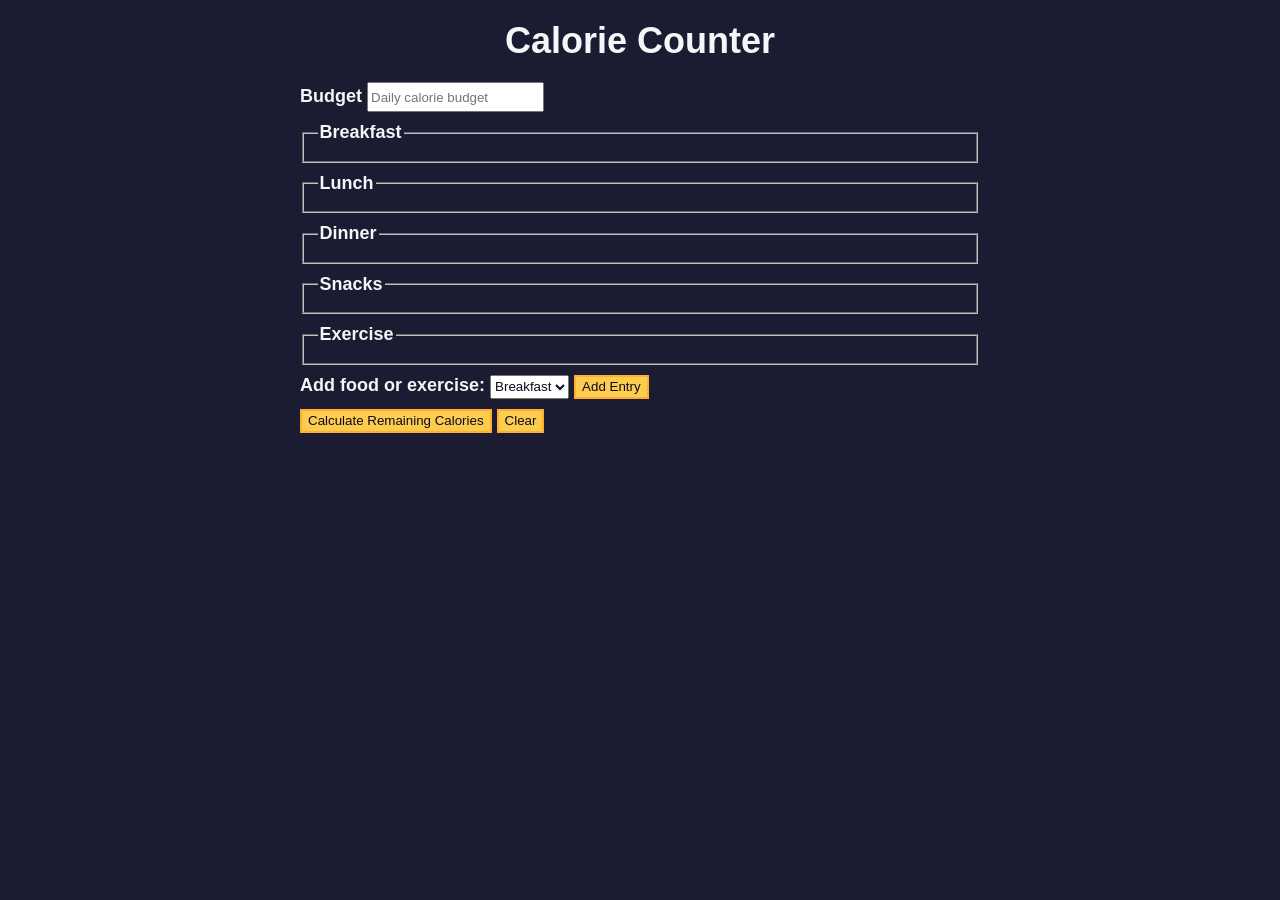
<file: mini projects/calorie counter/index.html>
<!DOCTYPE html>
<html lang="en">
  <head>
    <meta charset="utf-8" />
    <meta name="viewport" content="width=device-width, initial-scale=1.0" />
    <link rel="stylesheet" href="styles.css" />
    <title>Calorie Counter</title>
  </head>
  <body>
    <main>
      <h1>Calorie Counter</h1>
      <div class="container">
        <form id="calorie-counter">
          <label for="budget">Budget</label>
          <input
            type="number"
            min="0"
            id="budget"
            placeholder="Daily calorie budget"
            required
          />
          <fieldset id="breakfast">
            <legend>Breakfast</legend>
            <div class="input-container"></div>
          </fieldset>
          <fieldset id="lunch">
            <legend>Lunch</legend>
            <div class="input-container"></div>
          </fieldset>
          <fieldset id="dinner">
            <legend>Dinner</legend>
            <div class="input-container"></div>
          </fieldset>
          <fieldset id="snacks">
            <legend>Snacks</legend>
            <div class="input-container"></div>
          </fieldset>
          <fieldset id="exercise">
            <legend>Exercise</legend>
            <div class="input-container"></div>
          </fieldset>
          <div class="controls">
            <span>
              <label for="entry-dropdown">Add food or exercise:</label>
              <select id="entry-dropdown" name="options">
                <option value="breakfast" selected>Breakfast</option>
                <option value="lunch">Lunch</option>
                <option value="dinner">Dinner</option>
                <option value="snacks">Snacks</option>
                <option value="exercise">Exercise</option>
              </select>
              <button type="button" id="add-entry">Add Entry</button>
            </span>
          </div>
          <div>
            <button type="submit">
              Calculate Remaining Calories
            </button>
            <button type="button" id="clear">Clear</button>
          </div>
        </form>
        <div id="output" class="output hide"></div>
      </div>
    </main>
    <script src="./script.js"></script>
  </body>
</html>
</file>
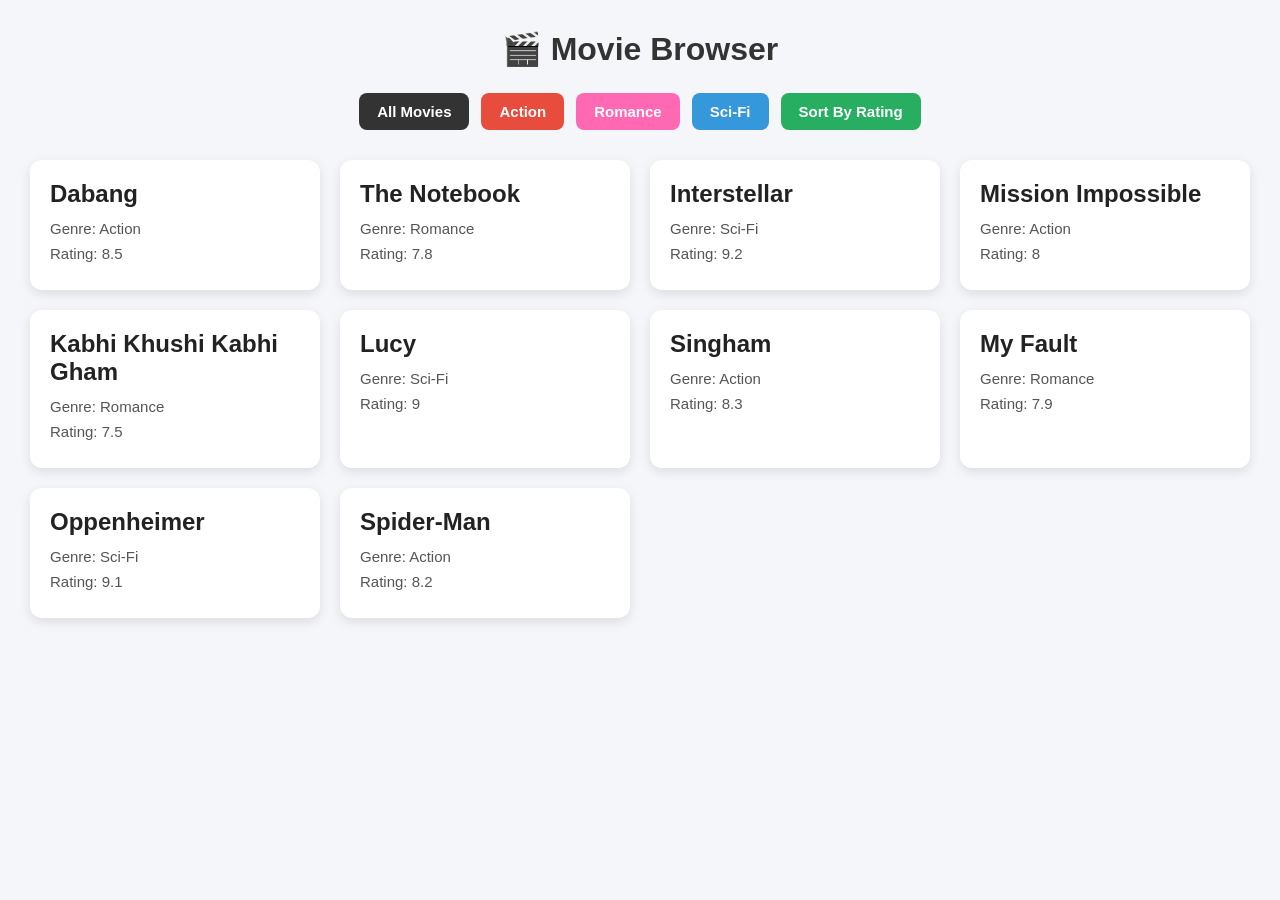
<file: mini projects/dynamic movie browser/index.html>
<!DOCTYPE html>
<html lang="en">
<head>
    <meta charset="UTF-8">
    <meta name="viewport" content="width=device-width, initial-scale=1.0">
    <title>Movie Browser</title>
    <link rel="stylesheet" href="styles.css">
</head>
<body>

    <h1>🎬 Movie Browser</h1>

    <div class="controls">

        <button id="all-btn">All Movies</button>

        <button id="action-btn">Action</button>

        <button id="romance-btn">Romance</button>

        <button id="sci-fi-btn">Sci-Fi</button>

        <button id="sort-btn">
            Sort By Rating
        </button>

    </div>

    <div id="movie-container">

    </div>

    <script src="script.js"></script>

</body>
</html>
</file>
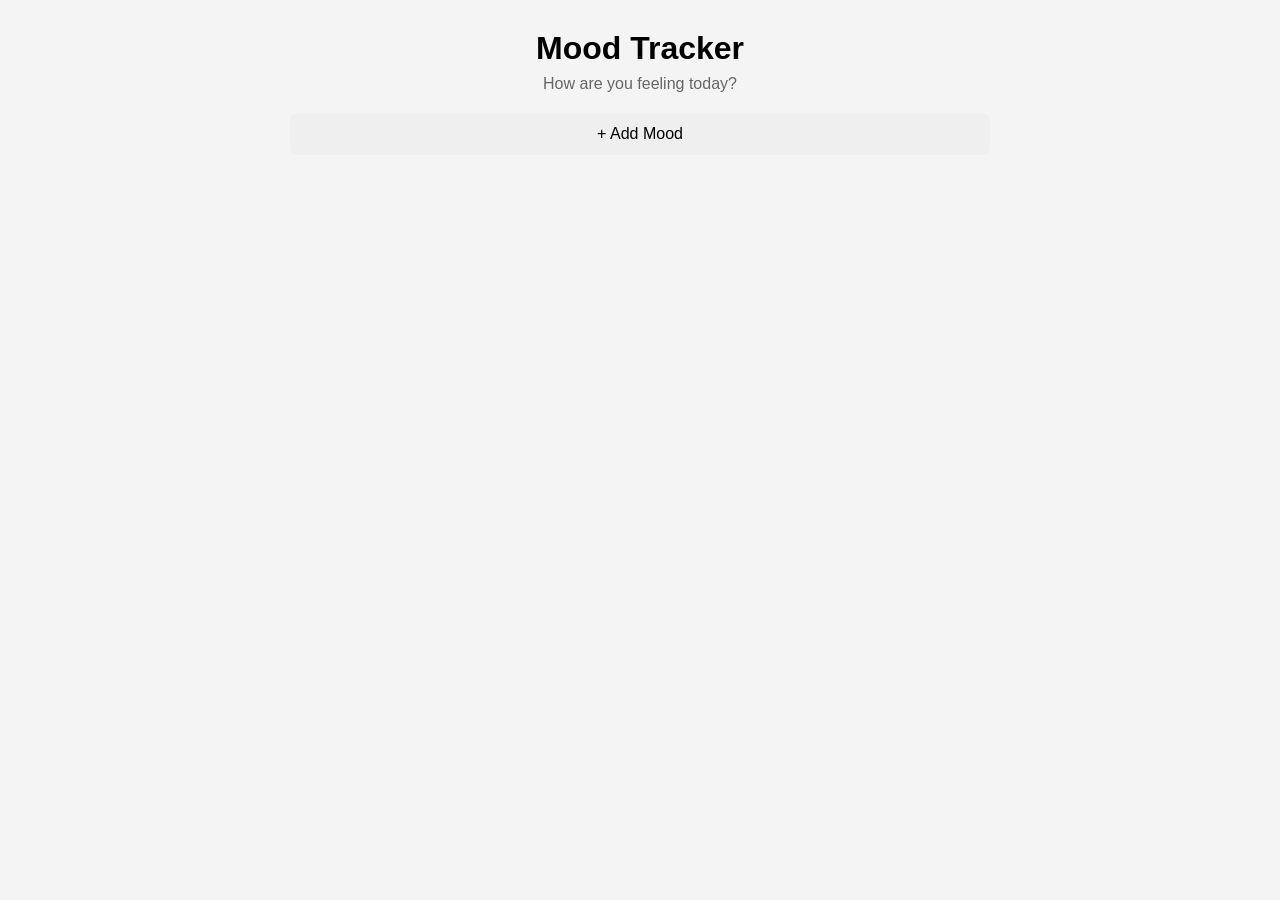
<file: mini projects/mood tracker/index.html>
<!DOCTYPE html>
<html lang="en">
<head>
  <meta charset="UTF-8" />
  <meta name="viewport" content="width=device-width, initial-scale=1.0" />
  <title>Mood Logger App</title>
  <link rel="stylesheet" href="styles.css">
</head>

<body>

  <main class="app">
    <!-- HEADER -->
    <header>
      <h1>Mood Tracker</h1>
      <p>How are you feeling today?</p>
    </header>

    <!-- ADD BUTTON -->
    <button id="open-form-btn">
      + Add Mood
    </button>

    <!-- FORM (hidden by default later via CSS/JS) -->
    <div id="form-container" class="hidden">

      <form id="mood-form">

        <!-- MOOD SELECT -->
        <label>Mood</label>
        <select id="mood-input" required>
          <option value="">Select mood</option>
          <option value="happy">😊 Happy</option>
          <option value="sad">😔 Sad</option>
          <option value="angry">😡 Angry</option>
          <option value="neutral">😐 Neutral</option>
        </select>

        <!-- DATE -->
        <label>Date</label>
        <input type="date" id="date-input" required />

        <!-- NOTE -->
        <label>Note</label>
        <textarea id="note-input" rows="4" placeholder="Write something..."></textarea>

        <!-- BUTTONS -->
        <button type="submit" id="save-btn">Save</button>
        <button type="button" id="cancel-btn">Cancel</button>

      </form>

    </div>

    <!-- ENTRIES CONTAINER -->
    <section id="mood-container">
    <!--HTML will be inserted here by JavaScript-->
    </section>

  </main>

  <script src="script.js"></script>
</body>
</html>
</file>
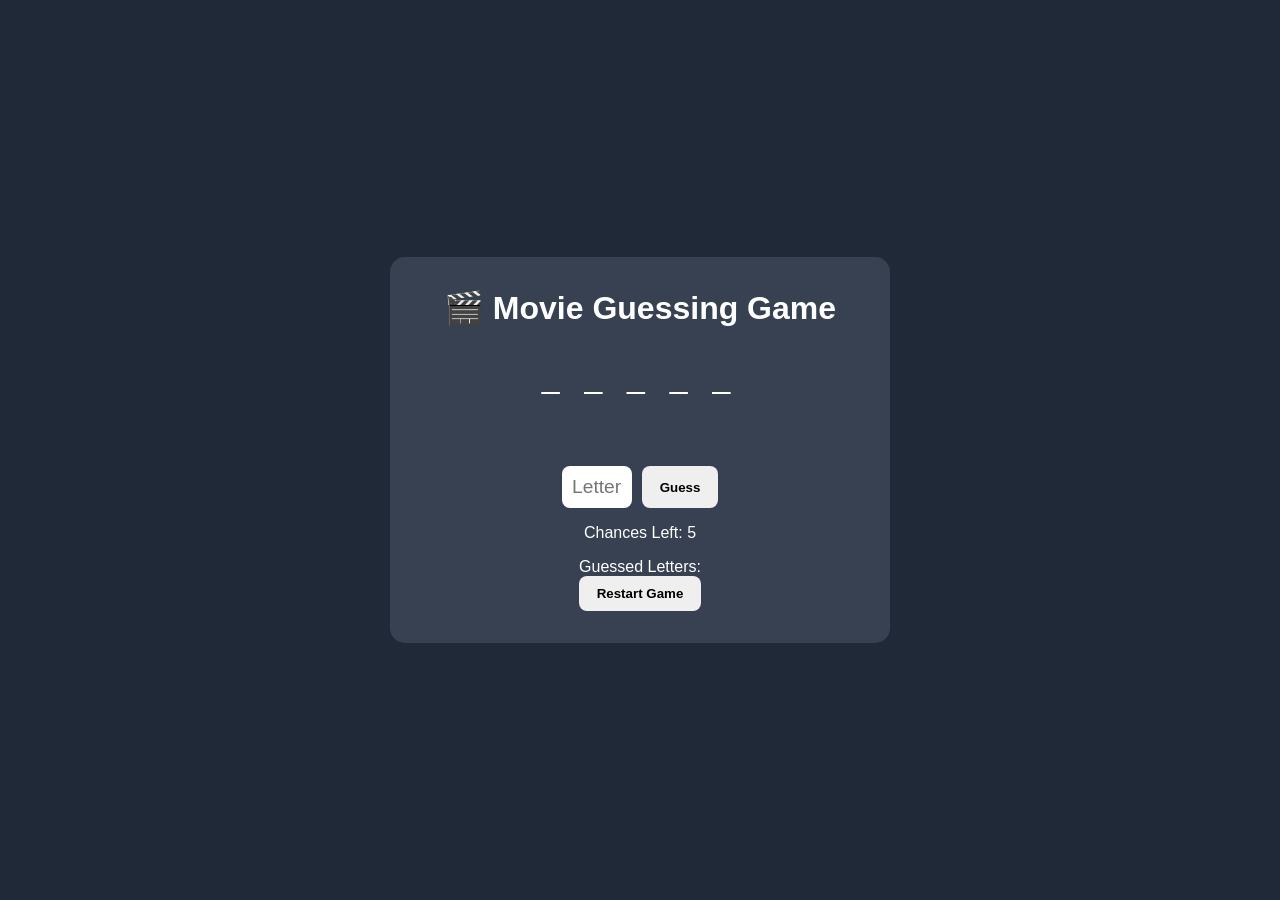
<file: mini projects/movie guessing game/index.html>
<!DOCTYPE html>
<html lang="en">
<head>
    <meta charset="UTF-8">
    <meta name="viewport" content="width=device-width, initial-scale=1.0">
    <title>Movie Guessing Game</title>
    <link rel="stylesheet" href="styles.css">
</head>
<body>

    <div class="container">

        <h1>🎬 Movie Guessing Game</h1>

        <div id="movie-display">
            _ _ _ _ _
        </div>

        <p id="message"></p>

        <div class="input-section">
            <input
                type="text"
                id="guess-input"
                maxlength="1"
                placeholder="Letter"
            >

            <button id="guess-btn">
                Guess
            </button>
        </div>

        <p id="chances">
            Chances Left: 5
        </p>

        <p id="guessed-letters">
            Guessed Letters:
        </p>

        <button id="restart-btn">
            Restart Game
        </button>

    </div>

    <script src="script.js"></script>
</body>
</html>
</file>
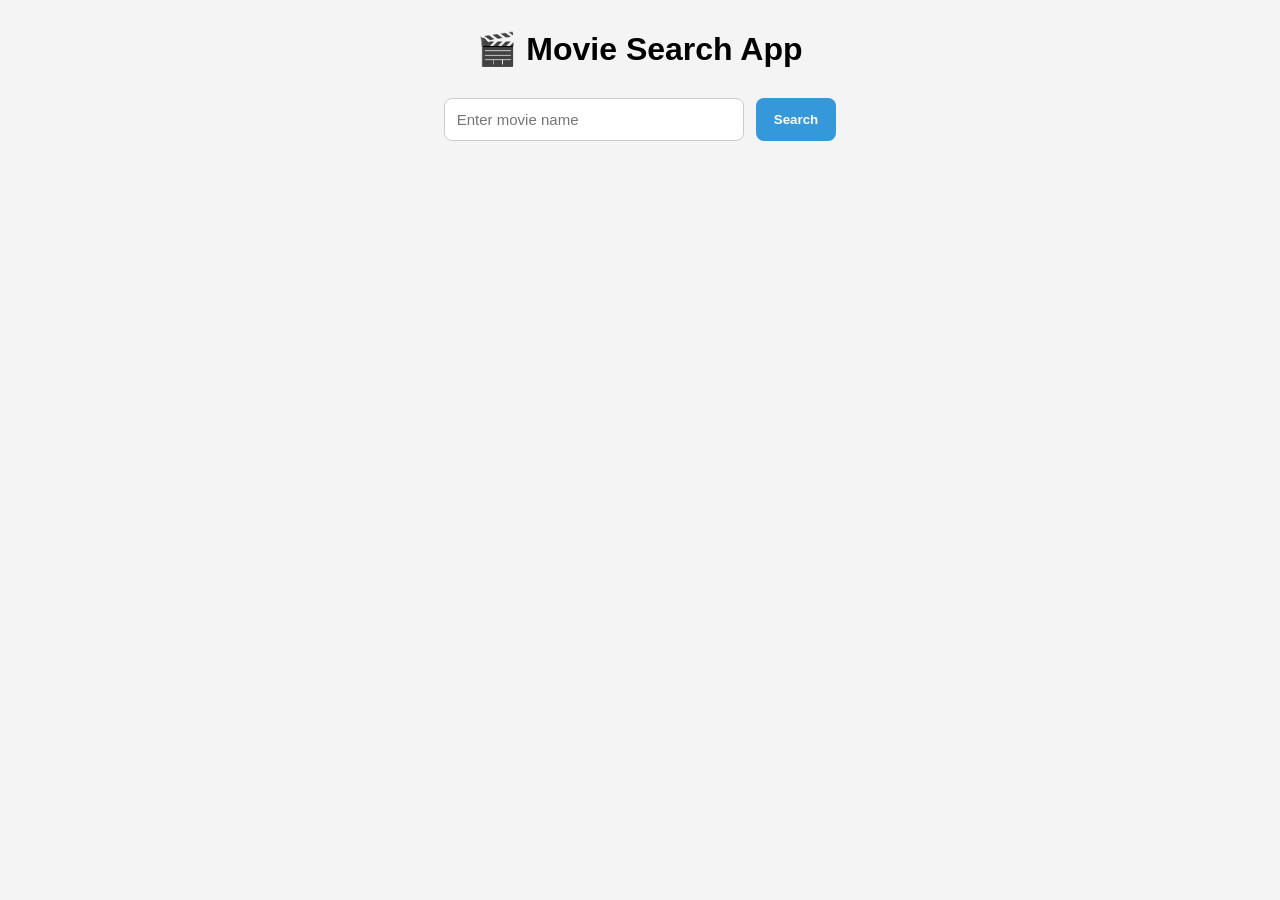
<file: mini projects/movie search app/index.html>
<!DOCTYPE html>
<html lang="en">

<head>

    <meta charset="UTF-8">

    <meta name="viewport"
          content="width=device-width, initial-scale=1.0">

    <title>Movie Search App</title>

    <link rel="stylesheet" href="style.css">

</head>

<body>

    <h1>🎬 Movie Search App</h1>

    <div class="search-container">

        <input
            type="text"
            id="movie-input"
            placeholder="Enter movie name"
        >

        <button id="search-btn">
            Search
        </button>

    </div>

    <div id="loading">

        Loading...

    </div>

    <div id="error-message">

    </div>

    <div id="movie-container">

    </div>

    <script type="module" src="js/app.js"></script>

</body>

</html>
</file>
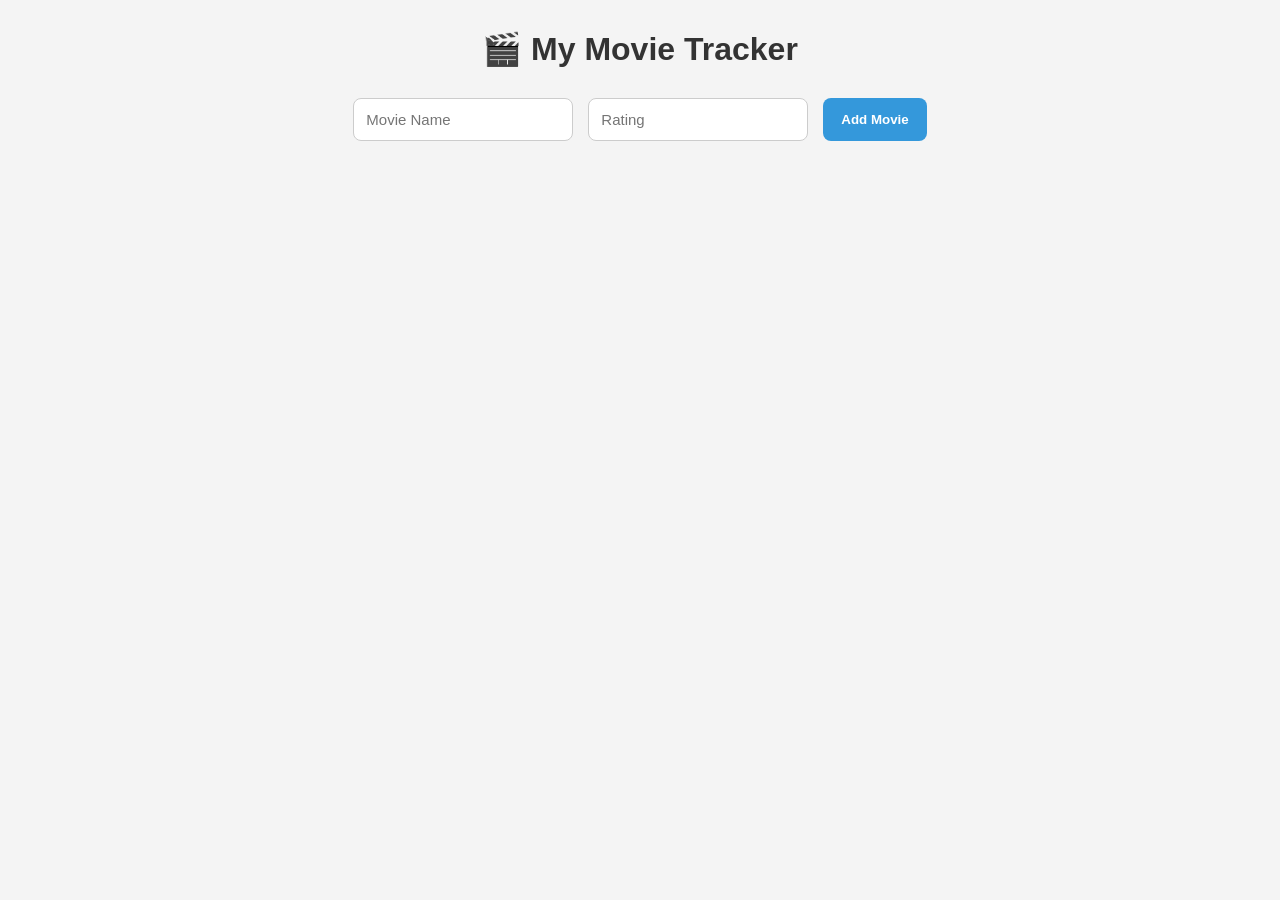
<file: mini projects/watchList App/index.html>
<!DOCTYPE html>
<html lang="en">
<head>
    <meta charset="UTF-8">
    <meta name="viewport" content="width=device-width, initial-scale=1.0">
    <title>Movie Tracker</title>
    <link rel="stylesheet" href="style.css">
</head>
<body>

    <h1>🎬 My Movie Tracker</h1>

    <div class="form-container">

        <input
            type="text"
            id="movie-name"
            placeholder="Movie Name"
        >

        <input
            type="number"
            id="movie-rating"
            placeholder="Rating"
            min="0"
            max="10"
            step="0.1"
        >

        <button id="add-btn">
            Add Movie
        </button>

    </div>

    <div id="movie-container">

    </div>

    <script src="script.js"></script>

</body>
</html>
</file>
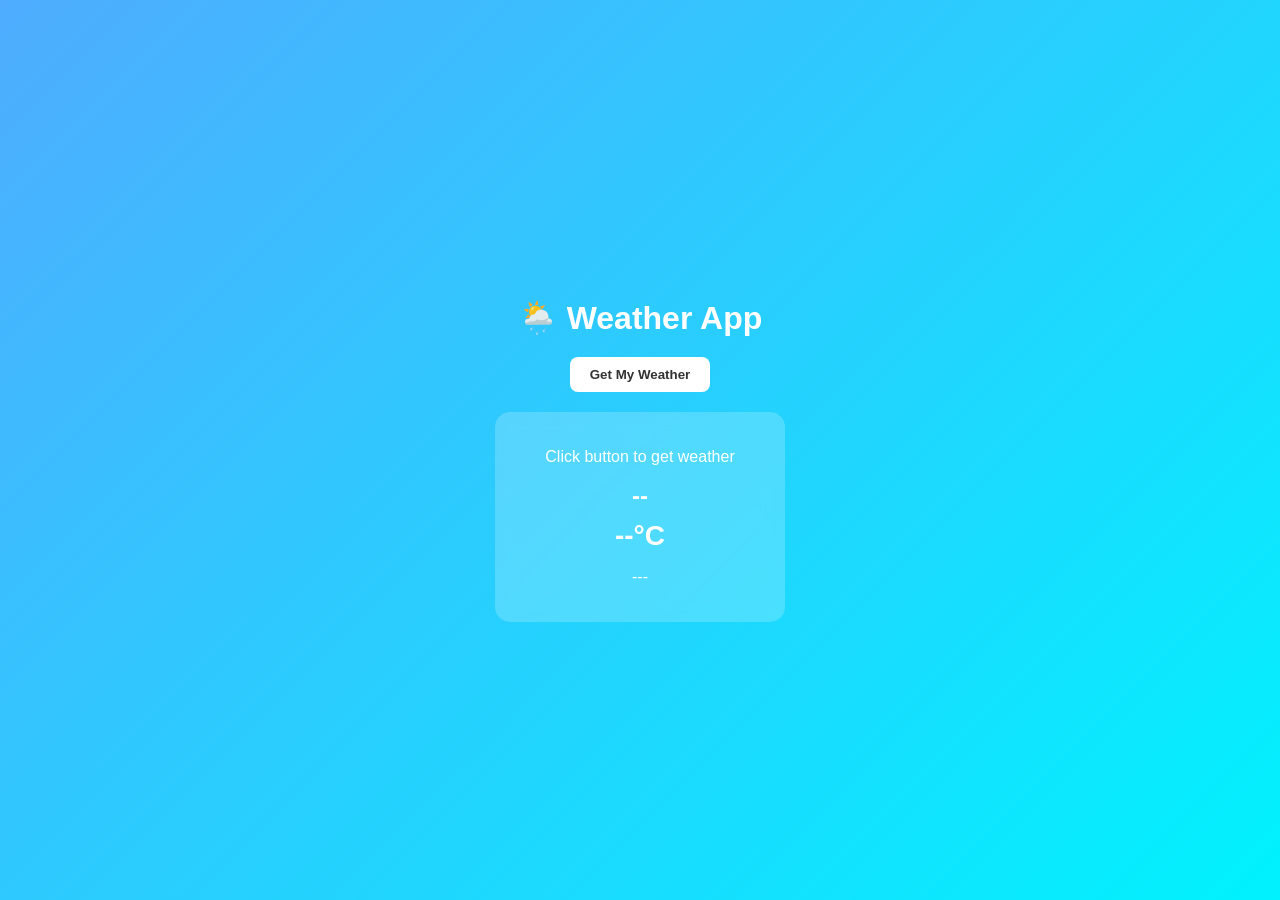
<file: mini projects/weather app/index.html>
<!DOCTYPE html>
<html lang="en">
<head>
  <meta charset="UTF-8" />
  <meta name="viewport" content="width=device-width, initial-scale=1.0"/>
  <title>Weather App</title>
  <link rel="stylesheet" href="styles.css">
</head>
<body>

  <div class="container">

    <h1>🌦️ Weather App</h1>

    <button id="locationBtn">Get My Weather</button>

    <div class="card">
      <p id="status">Click button to get weather</p>

      <h2 id="city">--</h2>
      <h3 id="temp">--°C</h3>
      <p id="desc">---</p>
    </div>

  </div>

  <script src="script.js"></script>
</body>
</html>
</file>
<file: mini projects/calorie counter/styles.css>
:root {
  --light-grey: #f5f6f7;
  --dark-blue: #0a0a23;
  --fcc-blue: #1b1b32;
  --light-yellow: #fecc4c;
  --dark-yellow: #feac32;
  --light-pink: #ffadad;
  --dark-red: #850000;
  --light-green: #acd157;
}

body {
  font-family: "Lato", Helvetica, Arial, sans-serif;
  font-size: 18px;
  background-color: var(--fcc-blue);
  color: var(--light-grey);
}

h1 {
  text-align: center;
}

.container {
  width: 90%;
  max-width: 680px;
}

h1,
.container,
.output {
  margin: 20px auto;
}

label,
legend {
  font-weight: bold;
}

.input-container {
  display: flex;
  flex-direction: column;
}

button {
  cursor: pointer;
  text-decoration: none;
  background-color: var(--light-yellow);
  border: 2px solid var(--dark-yellow);
}

button,
input,
select {
  min-height: 24px;
  color: var(--dark-blue);
}

fieldset,
label,
button,
input,
select {
  margin-bottom: 10px;
}

.output {
  border: 2px solid var(--light-grey);
  padding: 10px;
  text-align: center;
}

.hide {
  display: none;
}

.output span {
  font-weight: bold;
  font-size: 1.2em;
}

.surplus {
  color: var(--light-pink);
}

.deficit {
  color: var(--light-green);
}
</file>
<file: mini projects/dynamic movie browser/styles.css>
*{
    margin:0;
    padding:0;
    box-sizing:border-box;
}

body{
    font-family:Arial, sans-serif;
    background:#f4f6f9;
    padding:30px;
}

h1{
    text-align:center;
    margin-bottom:25px;
    color:#333;
}

.controls{
    display:flex;
    justify-content:center;
    flex-wrap:wrap;
    gap:12px;
    margin-bottom:30px;
}

button{
    padding:10px 18px;
    border:none;
    border-radius:8px;
    cursor:pointer;
    font-size:15px;
    font-weight:bold;
    transition:0.3s;
}

button:hover{
    transform:translateY(-2px);
}

#all-btn{
    background:#333;
    color:white;
}

#action-btn{
    background:#e74c3c;
    color:white;
}

#romance-btn{
    background:#ff69b4;
    color:white;
}

#sci-fi-btn{
    background:#3498db;
    color:white;
}

#sort-btn{
    background:#27ae60;
    color:white;
}

#movie-container{
    display:grid;
    grid-template-columns:
    repeat(auto-fit,minmax(250px,1fr));
    gap:20px;
}

.movie-card{
    background:white;
    border-radius:12px;
    padding:20px;
    box-shadow:0 4px 12px rgba(0,0,0,0.1);
    transition:0.3s;
}

.movie-card:hover{
    transform:translateY(-5px);
}

.movie-card h2{
    color:#222;
    margin-bottom:12px;
}

.movie-card p{
    margin:8px 0;
    color:#555;
    font-size:15px;
}
</file>
<file: mini projects/mood tracker/styles.css>
/* RESET */
* {
  margin: 0;
  padding: 0;
  box-sizing: border-box;
}

/* PAGE */
body {
  font-family: Arial, sans-serif;
  background-color: #f4f4f4;
  padding: 30px;
}

/* APP CONTAINER */
.app {
  max-width: 700px;
  margin: 0 auto;
}

/* HEADER */
header {
  text-align: center;
  margin-bottom: 20px;
}

header h1 {
  margin-bottom: 8px;
}

header p {
  color: #666;
}

/* ADD BUTTON */
#open-form-btn {
  width: 100%;
  padding: 12px;
  border: none;
  border-radius: 8px;
  margin-bottom: 20px;
  cursor: pointer;
  font-size: 16px;
}

/* HIDE/SHOW FORM */
.hidden {
  display: none;
}

/* FORM CONTAINER */
#form-container {
  background: white;
  padding: 20px;
  border-radius: 10px;
  margin-bottom: 20px;
}

/* FORM */
#mood-form {
  display: flex;
  flex-direction: column;
  gap: 10px;
}

#mood-form label {
  font-weight: bold;
}

#mood-form select,
#mood-form input,
#mood-form textarea {
  padding: 10px;
  border: 1px solid #ccc;
  border-radius: 6px;
  font-size: 14px;
}

#mood-form textarea {
  resize: vertical;
}

/* FORM BUTTONS */
#save-btn,
#cancel-btn {
  padding: 10px;
  border: none;
  border-radius: 6px;
  cursor: pointer;
}

#save-btn {
  margin-top: 10px;
}

#cancel-btn {
  margin-top: 5px;
}

/* MOOD ENTRIES */
#mood-container {
  display: flex;
  flex-direction: column;
  gap: 15px;
}

/* SINGLE MOOD CARD */
.mood-state {
  background: white;
  padding: 15px;
  border-radius: 10px;
  border-left: 5px solid #555;
}

.mood-state p {
  margin-bottom: 8px;
}

/* LAST LINE INSIDE CARD */
.mood-state p:last-child {
  margin-bottom: 0;
}
</file>
<file: mini projects/movie guessing game/styles.css>
* {
    margin: 0;
    padding: 0;
    box-sizing: border-box;
}

body {
    min-height: 100vh;
    display: flex;
    justify-content: center;
    align-items: center;

    font-family: Arial, sans-serif;

    background: #1f2937;
    color: white;
}

.container {
    width: 90%;
    max-width: 500px;

    text-align: center;

    background: #374151;
    padding: 2rem;

    border-radius: 15px;
}

h1 {
    margin-bottom: 2rem;
}

#movie-display {
    font-size: 2rem;
    letter-spacing: 8px;

    margin-bottom: 1.5rem;
}

#message {
    min-height: 30px;
    margin-bottom: 1rem;

    font-weight: bold;
}

.input-section {
    display: flex;
    gap: 10px;

    justify-content: center;

    margin-bottom: 1rem;
}

#guess-input {
    width: 70px;

    padding: 10px;

    text-align: center;
    font-size: 1.2rem;

    border: none;
    border-radius: 8px;
}

#guess-btn,
#restart-btn {
    padding: 10px 18px;

    border: none;
    border-radius: 8px;

    cursor: pointer;

    font-weight: bold;
}

#guess-btn:hover,
#restart-btn:hover {
    opacity: 0.9;
}

#chances,
#guessed-letters {
    margin-top: 1rem;
}
</file>
<file: mini projects/movie search app/style.css>
*{
    margin:0;
    padding:0;
    box-sizing:border-box;
}

body{
    font-family:Arial,sans-serif;
    background:#f4f4f4;
    padding:30px;
}

h1{
    text-align:center;
    margin-bottom:30px;
}

.search-container{
    display:flex;
    justify-content:center;
    gap:12px;
    flex-wrap:wrap;
    margin-bottom:25px;
}

input{
    width:300px;
    padding:12px;
    border:1px solid #ccc;
    border-radius:8px;
    font-size:15px;
}

button{
    padding:12px 18px;
    border:none;
    border-radius:8px;
    background:#3498db;
    color:white;
    cursor:pointer;
    font-weight:bold;
}

button:hover{
    opacity:.9;
}

#loading{

    display:none;

    text-align:center;

    margin:20px;

    font-size:18px;

    color:#3498db;

}

#error-message{

    text-align:center;

    color:red;

    margin:20px;

    font-weight:bold;

}

#movie-container{

    display:flex;

    justify-content:center;

    margin-top:30px;

}

.movie-card{

    width:300px;

    background:white;

    padding:20px;

    border-radius:12px;

    box-shadow:0 4px 12px rgba(0,0,0,.1);

    text-align:center;

}

.movie-card img{

    width:100%;

    border-radius:8px;

    margin-bottom:15px;

}

.movie-card h2{

    margin-bottom:10px;

}

.movie-card p{

    margin:6px 0;

}
</file>
<file: mini projects/watchList App/style.css>
*{
    margin:0;
    padding:0;
    box-sizing:border-box;
}

body{
    font-family:Arial,sans-serif;
    background:#f4f4f4;
    padding:30px;
}

h1{
    text-align:center;
    margin-bottom:30px;
    color:#333;
}

.form-container{
    display:flex;
    justify-content:center;
    gap:15px;
    flex-wrap:wrap;
    margin-bottom:35px;
}

input{
    padding:12px;
    width:220px;
    border:1px solid #ccc;
    border-radius:8px;
    font-size:15px;
}

button{
    padding:12px 18px;
    border:none;
    border-radius:8px;
    cursor:pointer;
    background:#3498db;
    color:white;
    font-weight:bold;
    transition:.3s;
}

button:hover{
    opacity:.9;
}

#movie-container{
    display:grid;
    grid-template-columns:
    repeat(auto-fit,minmax(250px,1fr));
    gap:20px;
}

.movie-card{
    background:white;
    padding:20px;
    border-radius:12px;
    box-shadow:0 4px 12px rgba(0,0,0,.1);
}

.movie-card h2{
    margin-bottom:10px;
    color:#222;
}

.movie-card p{
    margin-bottom:15px;
    color:#555;
}

.delete-btn{
    background:#e74c3c;
    width:100%;
}
</file>
<file: mini projects/weather app/styles.css>
body {
  font-family: Arial, sans-serif;
  background: linear-gradient(135deg, #4facfe, #00f2fe);
  height: 100vh;
  display: flex;
  justify-content: center;
  align-items: center;
  margin: 0;
}

.container {
  text-align: center;
  color: white;
}

h1 {
  margin-bottom: 20px;
}

button {
  padding: 10px 20px;
  border: none;
  background: white;
  color: #333;
  font-weight: bold;
  border-radius: 8px;
  cursor: pointer;
  margin-bottom: 20px;
}

button:hover {
  background: #eee;
}

.card {
  background: rgba(255, 255, 255, 0.2);
  padding: 20px;
  border-radius: 15px;
  width: 250px;
  margin: auto;
  backdrop-filter: blur(10px);
}

#city {
  margin: 10px 0;
}

#temp {
  font-size: 28px;
  margin: 10px 0;
}
</file>
